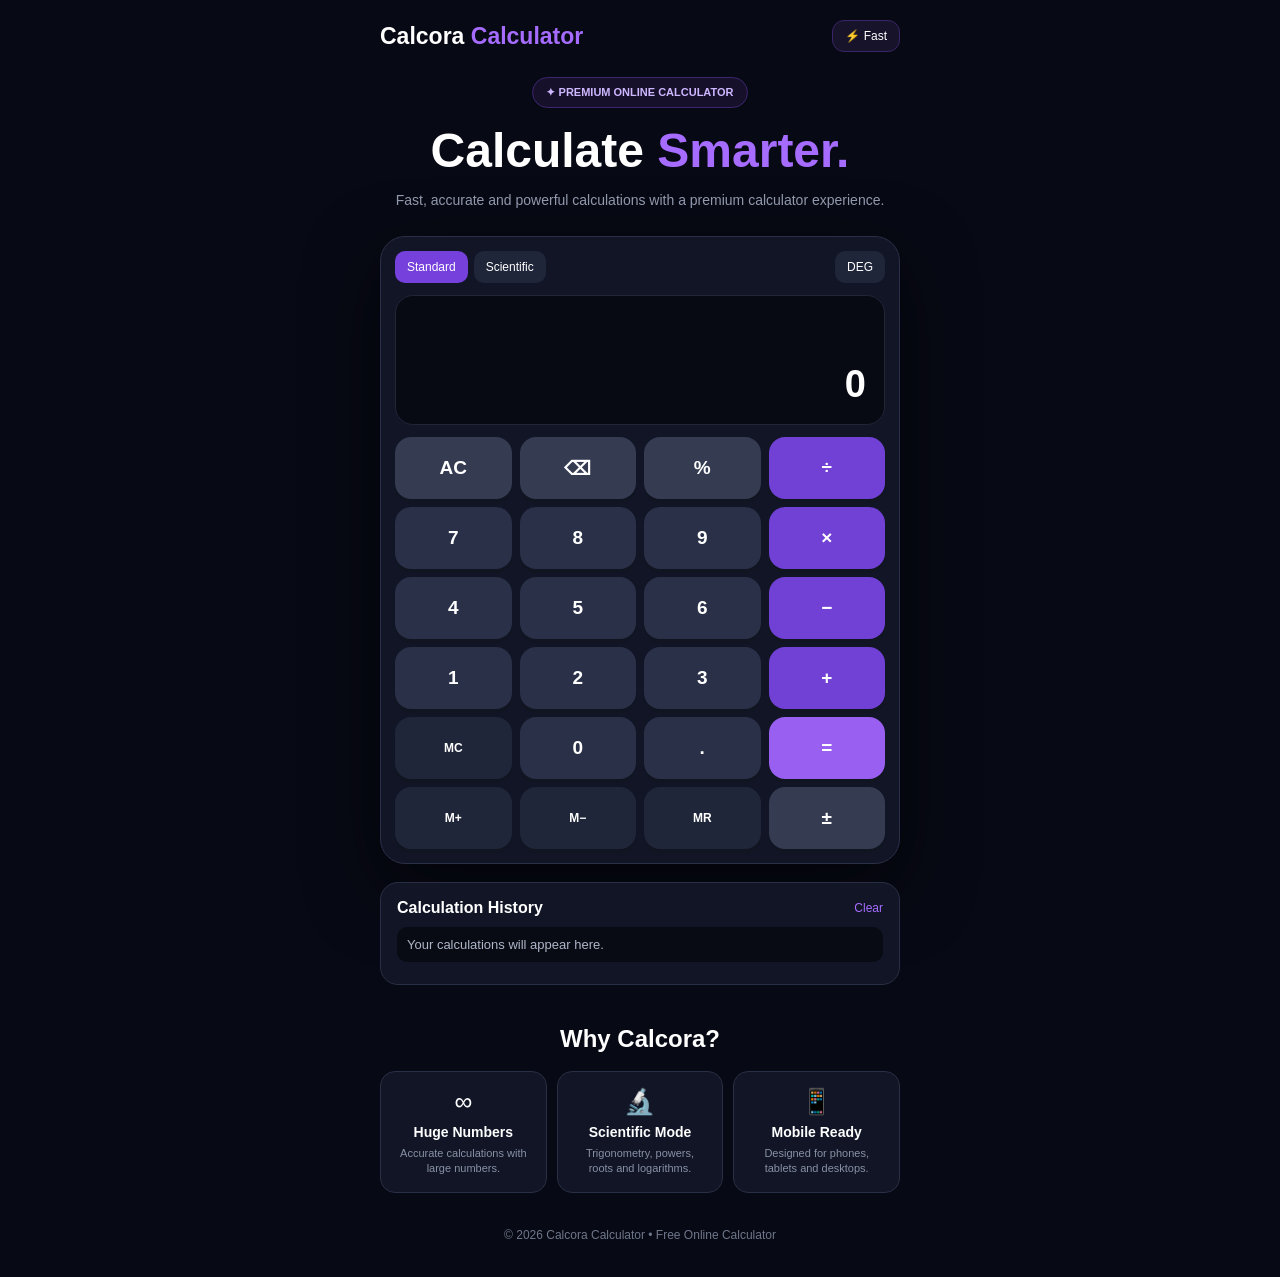
<file: index.html>
<!DOCTYPE html>
<html lang="en">
<head>
  <meta charset="UTF-8">
  <meta name="viewport" content="width=device-width, initial-scale=1.0">

  <title>Calcora Calculator</title>

  <meta
    name="description"
    content="Calcora is a fast and powerful online calculator."
  >

  <style>
    * {
      box-sizing: border-box;
      margin: 0;
      padding: 0;
    }

    body {
      min-height: 100vh;
      background: #070914;
      color: white;
      font-family: Arial, Helvetica, sans-serif;
      display: flex;
      justify-content: center;
      padding: 20px;
    }

    .app {
      width: 100%;
      max-width: 520px;
    }

    header {
      display: flex;
      justify-content: space-between;
      align-items: center;
      margin-bottom: 25px;
    }

    .logo {
      font-size: 23px;
      font-weight: 800;
    }

    .logo span {
      color: #a66cff;
    }

    .status {
      background: #17132a;
      border: 1px solid #392568;
      padding: 8px 12px;
      border-radius: 12px;
      font-size: 12px;
    }

    .hero {
      text-align: center;
      margin-bottom: 25px;
    }

    .badge {
      display: inline-block;
      padding: 8px 13px;
      border-radius: 20px;
      background: #17102a;
      border: 1px solid #3d2670;
      color: #cdb7ff;
      font-size: 11px;
      font-weight: bold;
    }

    h1 {
      margin-top: 15px;
      font-size: 48px;
    }

    .gradient {
      color: #a66cff;
    }

    .hero p {
      color: #9299ad;
      margin-top: 12px;
      line-height: 1.5;
      font-size: 14px;
    }

    .calculator {
      background: #111526;
      border: 1px solid #292f45;
      border-radius: 25px;
      padding: 14px;
      box-shadow: 0 25px 70px rgba(0,0,0,.5);
    }

    .topbar {
      display: flex;
      justify-content: space-between;
      align-items: center;
      margin-bottom: 12px;
    }

    .modes {
      display: flex;
      gap: 6px;
    }

    button {
      border: none;
      color: white;
      cursor: pointer;
      touch-action: manipulation;
    }

    .mode,
    .angle {
      background: #20263a;
      padding: 9px 12px;
      border-radius: 10px;
      font-size: 12px;
    }

    .mode.active {
      background: #7540dc;
    }

    .display {
      background: #070a12;
      border: 1px solid #202538;
      border-radius: 18px;
      padding: 18px;
      min-height: 130px;
      display: flex;
      flex-direction: column;
      justify-content: flex-end;
      margin-bottom: 12px;
      overflow: hidden;
    }

    #expression {
      min-height: 20px;
      color: #70798e;
      text-align: right;
      font-size: 14px;
      margin-bottom: 5px;
      overflow-x: auto;
    }

    #display {
      width: 100%;
      border: none;
      outline: none;
      background: transparent;
      color: white;
      text-align: right;
      font-size: 38px;
      font-weight: bold;
    }

    .scientific {
      display: none;
      grid-template-columns: repeat(5, 1fr);
      gap: 6px;
      margin-bottom: 10px;
    }

    .scientific.show {
      display: grid;
    }

    .scientific button {
      height: 42px;
      border-radius: 10px;
      background: #252c42;
      font-size: 12px;
    }

    .keys {
      display: grid;
      grid-template-columns: repeat(4, 1fr);
      gap: 8px;
    }

    .key {
      height: 62px;
      border-radius: 16px;
      background: #293047;
      font-size: 19px;
      font-weight: bold;
      box-shadow: 0 4px 0 #111522;
    }

    .key:active,
    .scientific button:active,
    .mode:active,
    .angle:active {
      transform: scale(.95);
    }

    .function {
      background: #353c52;
    }

    .operator {
      background: #7140d5;
    }

    .equals {
      background: #995ff0;
    }

    .memory {
      font-size: 12px;
      background: #20263a;
    }

    .history {
      margin-top: 18px;
      padding: 16px;
      background: #111526;
      border: 1px solid #292f45;
      border-radius: 18px;
    }

    .history-head {
      display: flex;
      justify-content: space-between;
      margin-bottom: 10px;
    }

    .clear-history {
      background: transparent;
      color: #a66cff;
      font-size: 12px;
    }

    .history-list {
      max-height: 180px;
      overflow-y: auto;
    }

    .history-item {
      padding: 10px;
      margin-bottom: 6px;
      border-radius: 10px;
      background: #080b14;
      color: #aeb6c8;
      font-size: 13px;
      word-break: break-word;
    }

    .features {
      margin-top: 40px;
      text-align: center;
    }

    .features h2 {
      margin-bottom: 18px;
    }

    .cards {
      display: grid;
      grid-template-columns: repeat(3, 1fr);
      gap: 10px;
    }

    .card {
      background: #111526;
      border: 1px solid #292f45;
      border-radius: 15px;
      padding: 15px;
    }

    .card-icon {
      font-size: 25px;
      margin-bottom: 8px;
    }

    .card h3 {
      font-size: 14px;
      margin-bottom: 6px;
    }

    .card p {
      color: #8991a5;
      font-size: 11px;
      line-height: 1.4;
    }

    footer {
      text-align: center;
      color: #6f778b;
      font-size: 12px;
      padding: 35px 0 15px;
    }

    @media (max-width: 600px) {

      body {
        padding: 12px;
      }

      h1 {
        font-size: 42px;
      }

      .cards {
        grid-template-columns: 1fr;
      }

      .key {
        height: 58px;
      }

      #display {
        font-size: 32px;
      }
    }
  </style>
</head>

<body>

<div class="app">

  <header>
    <div class="logo">
      Calcora <span>Calculator</span>
    </div>

    <div class="status">
      ⚡ Fast
    </div>
  </header>

  <section class="hero">

    <div class="badge">
      ✦ PREMIUM ONLINE CALCULATOR
    </div>

    <h1>
      Calculate <span class="gradient">Smarter.</span>
    </h1>

    <p>
      Fast, accurate and powerful calculations with a premium calculator experience.
    </p>

  </section>

  <div class="calculator">

    <div class="topbar">

      <div class="modes">

        <button
          class="mode active"
          id="standardBtn"
          onclick="setMode('standard')">
          Standard
        </button>

        <button
          class="mode"
          id="scientificBtn"
          onclick="setMode('scientific')">
          Scientific
        </button>

      </div>

      <button
        class="angle"
        id="angleBtn"
        onclick="toggleAngle()">
        DEG
      </button>

    </div>

    <div class="display">

      <div id="expression"></div>

      <input
        id="display"
        value="0"
        readonly
        aria-label="Calculator display">

    </div>

    <div
      id="scientific"
      class="scientific">

      <button onclick="scientific('sin')">sin</button>
      <button onclick="scientific('cos')">cos</button>
      <button onclick="scientific('tan')">tan</button>
      <button onclick="scientific('log')">log</button>
      <button onclick="scientific('ln')">ln</button>

      <button onclick="scientific('sqrt')">√</button>
      <button onclick="scientific('square')">x²</button>
      <button onclick="scientific('cube')">x³</button>
      <button onclick="insert('π')">π</button>
      <button onclick="insert('e')">e</button>

      <button onclick="scientific('inverse')">1/x</button>
      <button onclick="scientific('factorial')">x!</button>
      <button onclick="insert('**')">xʸ</button>
      <button onclick="insert('(')">(</button>
      <button onclick="insert(')')">)</button>

    </div>

    <div class="keys">

      <button class="key function" onclick="clearCalc()">AC</button>
      <button class="key function" onclick="backspace()">⌫</button>
      <button class="key function" onclick="percent()">%</button>
      <button class="key operator" onclick="insert('/')">÷</button>

      <button class="key" onclick="insert('7')">7</button>
      <button class="key" onclick="insert('8')">8</button>
      <button class="key" onclick="insert('9')">9</button>
      <button class="key operator" onclick="insert('*')">×</button>

      <button class="key" onclick="insert('4')">4</button>
      <button class="key" onclick="insert('5')">5</button>
      <button class="key" onclick="insert('6')">6</button>
      <button class="key operator" onclick="insert('-')">−</button>

      <button class="key" onclick="insert('1')">1</button>
      <button class="key" onclick="insert('2')">2</button>
      <button class="key" onclick="insert('3')">3</button>
      <button class="key operator" onclick="insert('+')">+</button>

      <button class="key memory" onclick="memoryClear()">MC</button>
      <button class="key" onclick="insert('0')">0</button>
      <button class="key" onclick="insert('.')">.</button>
      <button class="key equals" onclick="calculate()">=</button>

      <button class="key memory" onclick="memoryAdd()">M+</button>
      <button class="key memory" onclick="memorySubtract()">M−</button>
      <button class="key memory" onclick="memoryRecall()">MR</button>
      <button class="key function" onclick="toggleSign()">±</button>

    </div>

  </div>

  <div class="history">

    <div class="history-head">

      <strong>Calculation History</strong>

      <button
        class="clear-history"
        onclick="clearHistory()">
        Clear
      </button>

    </div>

    <div id="historyList" class="history-list">

      <div class="history-item">
        Your calculations will appear here.
      </div>

    </div>

  </div>

  <section class="features">

    <h2>Why Calcora?</h2>

    <div class="cards">

      <div class="card">
        <div class="card-icon">∞</div>
        <h3>Huge Numbers</h3>
        <p>
          Accurate calculations with large numbers.
        </p>
      </div>

      <div class="card">
        <div class="card-icon">🔬</div>
        <h3>Scientific Mode</h3>
        <p>
          Trigonometry, powers, roots and logarithms.
        </p>
      </div>

      <div class="card">
        <div class="card-icon">📱</div>
        <h3>Mobile Ready</h3>
        <p>
          Designed for phones, tablets and desktops.
        </p>
      </div>

    </div>

  </section>

  <footer>
    © 2026 Calcora Calculator • Free Online Calculator
  </footer>

</div>

<script>

"use strict";

let current = "";
let memory = 0;
let angleMode = "DEG";

const display = document.getElementById("display");
const expression = document.getElementById("expression");
const historyList = document.getElementById("historyList");

function updateDisplay() {
  display.value = current || "0";
}

function insert(value) {

  if (current === "Error") {
    current = "";
  }

  current += value;

  updateDisplay();
}

function clearCalc() {

  current = "";
  expression.textContent = "";

  updateDisplay();
}

function backspace() {

  if (current === "Error") {
    current = "";
  } else {
    current = current.slice(0, -1);
  }

  updateDisplay();
}

function calculate() {

  if (!current || current === "Error") {
    return;
  }

  try {

    const old = current;

    let result = evaluate(current);

    result = cleanNumber(result);

    current = result;

    expression.textContent = old + " =";

    updateDisplay();

    addHistory(old, result);

  } catch (error) {

    current = "Error";
    expression.textContent = "";

    updateDisplay();
  }
}

function evaluate(input) {

  let exp = input;

  exp = exp.replace(/π/g, "Math.PI");
  exp = exp.replace(/\be\b/g, "Math.E");
  exp = exp.replace(/\*\*/g, "**");

  if (!/^[0-9+\-*/().\sA-Za-z]+$/.test(exp)) {
    throw new Error("Invalid");
  }

  const result = Function(
    '"use strict"; return (' + exp + ')'
  )();

  if (
    typeof result !== "number" ||
    !Number.isFinite(result)
  ) {
    throw new Error("Invalid result");
  }

  return result;
}

function cleanNumber(value) {

  if (Math.abs(value) < 1e-12) {
    value = 0;
  }

  return String(
    Number(value.toPrecision(14))
  );
}

function percent() {

  if (!current || current === "Error") {
    return;
  }

  try {

    const old = current;
    const result = evaluate(current) / 100;

    current = cleanNumber(result);

    expression.textContent = old + "% =";

    updateDisplay();

    addHistory(old + "%", current);

  } catch (error) {

    current = "Error";
    updateDisplay();
  }
}

function scientific(type) {

  if (!current || current === "Error") {
    return;
  }

  try {

    const old = current;
    const value = evaluate(current);

    let result;

    switch (type) {

      case "sin":
        result = Math.sin(toRadians(value));
        break;

      case "cos":
        result = Math.cos(toRadians(value));
        break;

      case "tan":
        result = Math.tan(toRadians(value));
        break;

      case "log":
        if (value <= 0) throw new Error();
        result = Math.log10(value);
        break;

      case "ln":
        if (value <= 0) throw new Error();
        result = Math.log(value);
        break;

      case "sqrt":
        if (value < 0) throw new Error();
        result = Math.sqrt(value);
        break;

      case "square":
        result = value * value;
        break;

      case "cube":
        result = value * value * value;
        break;

      case "inverse":
        if (value === 0) throw new Error();
        result = 1 / value;
        break;

      case "factorial":
        result = factorial(value);
        break;

      default:
        throw new Error();
    }

    result = cleanNumber(result);

    current = result;

    expression.textContent =
      type + "(" + old + ") =";

    updateDisplay();

    addHistory(
      type + "(" + old + ")",
      result
    );

  } catch (error) {

    current = "Error";
    expression.textContent = "";

    updateDisplay();
  }
}

function factorial(value) {

  if (
    value < 0 ||
    !Number.isInteger(value) ||
    value > 500
  ) {
    throw new Error();
  }

  let result = 1n;

  for (
    let i = 2;
    i <= value;
    i++
  ) {
    result *= BigInt(i);
  }

  /*
    Convert BigInt to string.
  */

  return Number(result);
}

function toRadians(value) {

  if (angleMode === "DEG") {
    return value * Math.PI / 180;
  }

  return value;
}

function toggleAngle() {

  angleMode =
    angleMode === "DEG"
      ? "RAD"
      : "DEG";

  document.getElementById(
    "angleBtn"
  ).textContent = angleMode;
}

function toggleSign() {

  if (!current || current === "Error") {
    return;
  }

  try {

    const value = evaluate(current);

    current = cleanNumber(-value);

    updateDisplay();

  } catch (error) {

    current = "Error";
    updateDisplay();
  }
}

function memoryClear() {
  memory = 0;
}

function memoryAdd() {

  try {
    memory += evaluate(current);
  } catch (error) {}
}

function memorySubtract() {

  try {
    memory -= evaluate(current);
  } catch (error) {}
}

function memoryRecall() {

  current = cleanNumber(memory);

  updateDisplay();
}

function setMode(mode) {

  const panel =
    document.getElementById("scientific");

  const standard =
    document.getElementById("standardBtn");

  const scientificButton =
    document.getElementById("scientificBtn");

  if (mode === "scientific") {

    panel.classList.add("show");

    standard.classList.remove("active");

    scientificButton.classList.add("active");

  } else {

    panel.classList.remove("show");

    standard.classList.add("active");

    scientificButton.classList.remove("active");
  }
}

function addHistory(calc, result) {

  const first =
    historyList.querySelector(
      ".history-item"
    );

  if (
    first &&
    first.textContent.includes(
      "Your calculations"
    )
  ) {
    historyList.innerHTML = "";
  }

  const item =
    document.createElement("div");

  item.className = "history-item";

  item.textContent =
    calc + " = " + result;

  historyList.prepend(item);

  while (
    historyList.children.length > 30
  ) {
    historyList.removeChild(
      historyList.lastElementChild
    );
  }
}

function clearHistory() {

  historyList.innerHTML =
    '<div class="history-item">' +
    'Your calculations will appear here.' +
    '</div>';
}

/* Keyboard support */

document.addEventListener(
  "keydown",
  function(event) {

    const key = event.key;

    if (
      /^[0-9.]$/.test(key)
    ) {
      insert(key);
      return;
    }

    if (
      ["+", "-", "*", "/", "(", ")"].includes(key)
    ) {
      insert(key);
      return;
    }

    if (
      key === "Enter" ||
      key === "="
    ) {
      event.preventDefault();
      calculate();
      return;
    }

    if (key === "Backspace") {
      backspace();
      return;
    }

    if (key === "Escape") {
      clearCalc();
      return;
    }

    if (key === "%") {
      percent();
    }
  }
);

updateDisplay();

</script>

</body>
</html>
</file>
